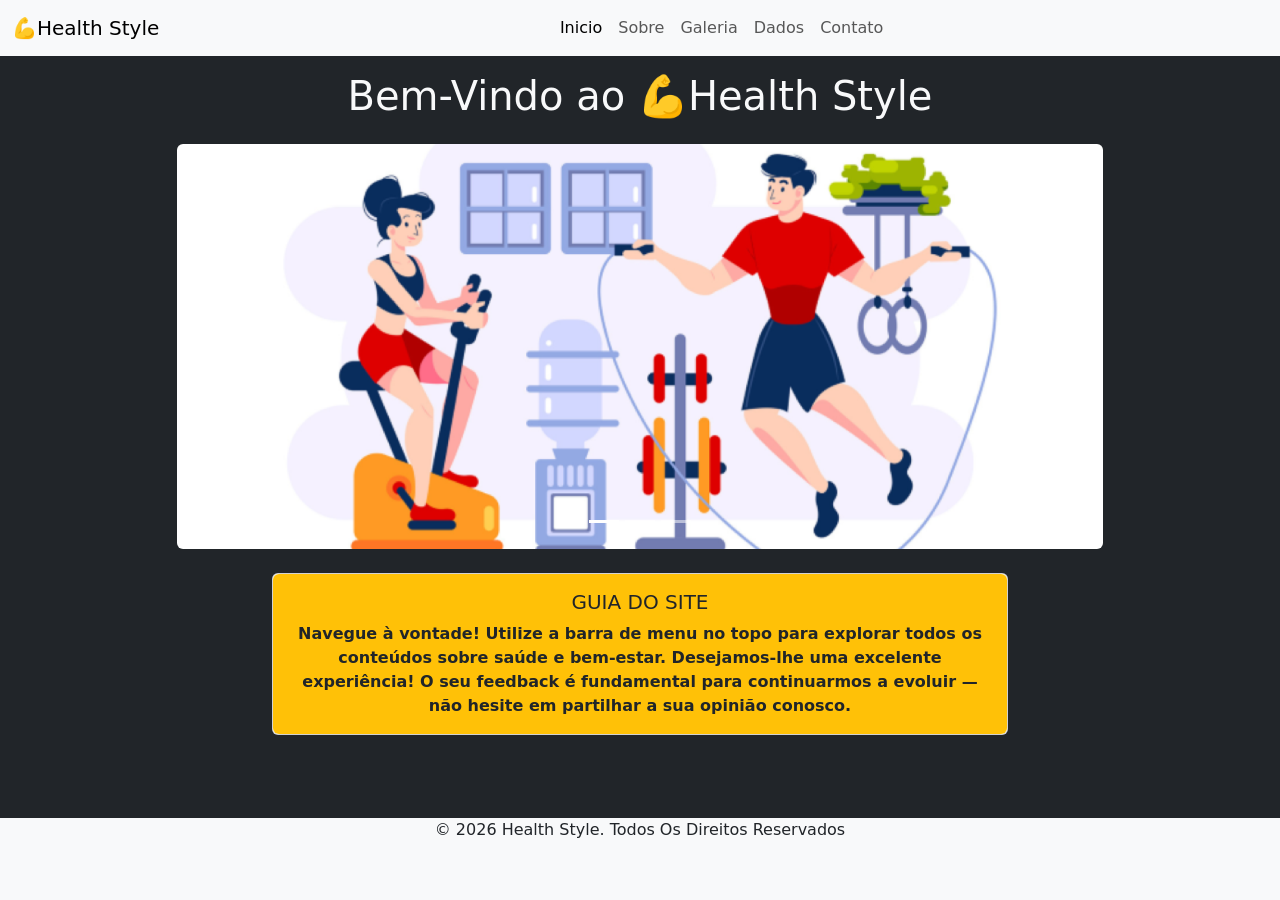
<file: index.html>
<!DOCTYPE html>
<html lang="pt-BR">

<head>
  <meta charset="UTF-8">
  <meta name="viewport" content="width=device-width, initial-scale=1.0">
  <title>Health Style</title>
  <link rel="shortcut icon" href="image/icon.jfif" type="image/x-icon">
  <link href="https://cdn.jsdelivr.net/npm/bootstrap@5.2.3/dist/css/bootstrap.min.css" rel="stylesheet"
    integrity="sha384-rbsA2VBKQhggwzxH7pPCaAqO46MgnOM80zW1RWuH61DGLwZJEdK2Kadq2F9CUG65" crossorigin="anonymous">
  <link rel="stylesheet" href="css/style.css">
</head>

<body class="bg-dark d-flex flex-column min-vh-100">

  <nav class="navbar navbar-expand-lg bg-light">
    <div class="container-fluid">
      <a class="navbar-brand" href="index.html">💪Health Style</a>
      <button class="navbar-toggler" type="button" data-bs-toggle="collapse" data-bs-target="#navbarNavAltMarkup"
        aria-controls="navbarNavAltMarkup" aria-expanded="false" aria-label="Toggle navigation">
        <span class="navbar-toggler-icon"></span>
      </button>
      <div class="collapse navbar-collapse justify-content-center" id="navbarNavAltMarkup">
        <div class="navbar-nav">
          <a class="nav-link active" aria-current="page" href="index.html">Inicio</a>
          <a class="nav-link" href="sobre.html">Sobre</a>
          <a class="nav-link" href="galeria.html">Galeria</a>
          <a class="nav-link" href="dados.html">Dados</a>
          <a class="nav-link" href="contato.html">Contato</a>
        </div>
      </div>
    </div>
  </nav>

  <header class="text-light text-center py-3 px-2">
    <h1>Bem-Vindo ao 💪Health Style</h1>
  </header>

  <main class="container flex-grow-1 pb-4">
    <div class="row justify-content-center g-4">

      <div class="col-12 col-lg-10">
        <div id="carouselExampleInterval" class="carousel slide" data-bs-ride="carousel">
          <div class="carousel-indicators">
            <button type="button" data-bs-target="#carouselExampleInterval" data-bs-slide-to="0" class="active"
              aria-current="true" aria-label="Slide 1"></button>
            <button type="button" data-bs-target="#carouselExampleInterval" data-bs-slide-to="1"
              aria-label="Slide 2"></button>
            <button type="button" data-bs-target="#carouselExampleInterval" data-bs-slide-to="2"
              aria-label="Slide 3"></button>
          </div>
          <div class="carousel-inner rounded">
            <div class="carousel-item active" data-bs-interval="3000">
              <img src="image/fit.png" class="d-block w-100 carousel-img" alt="fitness">
            </div>
            <div class="carousel-item" data-bs-interval="3000">
              <img src="image/sono.jpg" class="d-block w-100 carousel-img" alt="Sono">
            </div>
            <div class="carousel-item" data-bs-interval="3000">
              <img src="image/qualidade.jpg" class="d-block w-100 carousel-img" alt="Qualidade de vida">
            </div>
          </div>
          <button class="carousel-control-prev" type="button" data-bs-target="#carouselExampleInterval"
            data-bs-slide="prev">
            <span class="carousel-control-prev-icon" aria-hidden="true"></span>
            <span class="visually-hidden">Anterior</span>
          </button>
          <button class="carousel-control-next" type="button" data-bs-target="#carouselExampleInterval"
            data-bs-slide="next">
            <span class="carousel-control-next-icon" aria-hidden="true"></span>
            <span class="visually-hidden">Próximo</span>
          </button>
        </div>
      </div>

      <div class="col-12 col-md-10 col-lg-8">
        <div class="card">
          <div class="card-body bg-warning rounded">
            <h5 class="card-title text-center">GUIA DO SITE</h5>
            <p class="card-text text-center"><strong>Navegue à vontade! Utilize a barra de menu no topo
                para explorar todos os conteúdos sobre saúde e bem-estar. Desejamos-lhe uma excelente experiência! O seu
                feedback é fundamental para continuarmos a evoluir — não hesite em partilhar a sua opinião
                conosco.</strong></p>
          </div>
        </div>
      </div>

    </div>
  </main>

  <footer class="card-body bg-light w-100">
    <p class="card-text text-center mb-0">&copy; 2026 Health Style. Todos Os Direitos Reservados</p>
  </footer>

  <script src="https://cdn.jsdelivr.net/npm/bootstrap@5.2.3/dist/js/bootstrap.bundle.min.js"
    integrity="sha384-kenU1KFdBIe4zVF0s0G1M5b4hcpxyD9F7jL+jjXkk+Q2h455rYXK/7HAuoJl+0I4"
    crossorigin="anonymous"></script>

</body>

</html>
</file>
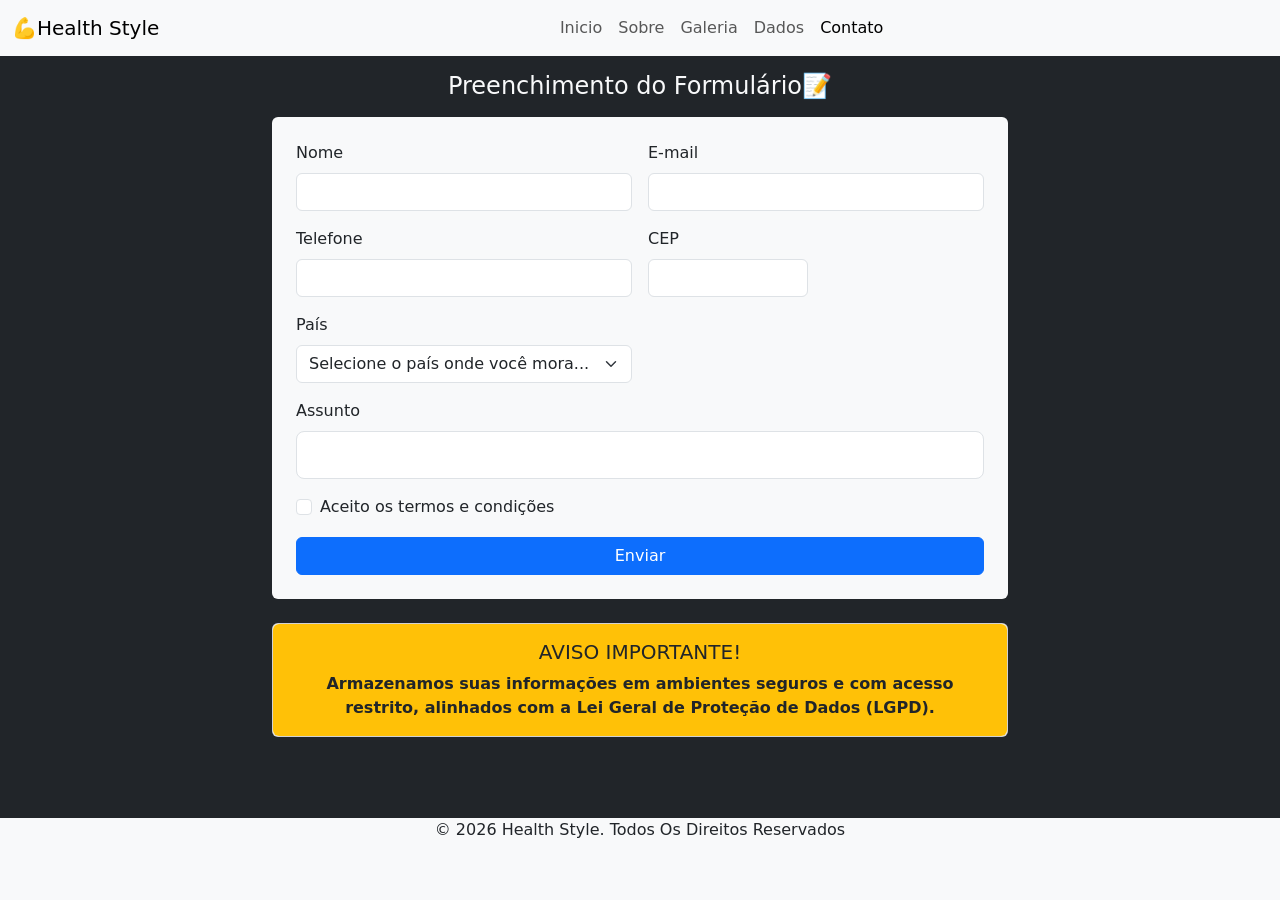
<file: contato.html>
<!doctype html>
<html lang="pt-BR">

<head>
  <meta charset="utf-8">
  <meta name="viewport" content="width=device-width, initial-scale=1">
  <link rel="shortcut icon" href="image/icon.jfif" type="image/x-icon">
  <title>Health Style - Contato</title>
  <link href="https://cdn.jsdelivr.net/npm/bootstrap@5.2.3/dist/css/bootstrap.min.css" rel="stylesheet"
    integrity="sha384-rbsA2VBKQhggwzxH7pPCaAqO46MgnOM80zW1RWuH61DGLwZJEdK2Kadq2F9CUG65" crossorigin="anonymous">
  <link rel="stylesheet" href="css/style.css">
</head>

<body class="bg-dark d-flex flex-column min-vh-100">
  <nav class="navbar navbar-expand-lg bg-light">
    <div class="container-fluid">
      <a class="navbar-brand" href="index.html">💪Health Style</a>
      <button class="navbar-toggler" type="button" data-bs-toggle="collapse" data-bs-target="#navbarNavAltMarkup"
        aria-controls="navbarNavAltMarkup" aria-expanded="false" aria-label="Toggle navigation">
        <span class="navbar-toggler-icon"></span>
      </button>
      <div class="collapse navbar-collapse justify-content-center" id="navbarNavAltMarkup">
        <div class="navbar-nav">
          <a class="nav-link" href="index.html">Inicio</a>
          <a class="nav-link" href="sobre.html">Sobre</a>
          <a class="nav-link" href="galeria.html">Galeria</a>
          <a class="nav-link" href="dados.html">Dados</a>
          <a class="nav-link active" aria-current="page" href="contato.html">Contato</a>
        </div>
      </div>
    </div>
  </nav>

  <h4 class="text-center text-light py-3 mb-0">Preenchimento do Formulário📝</h4>

  <main class="container flex-grow-1 pb-4">
    <div class="row justify-content-center">
      <div class="col-12 col-md-10 col-lg-8">
        <div class="bg-light rounded p-3 p-md-4">
          <form class="row g-3">
            <div class="col-12 col-md-6">
              <label for="nome" class="form-label">Nome</label>
              <input type="text" class="form-control" id="nome" required>
            </div>
            <div class="col-12 col-md-6">
              <label for="email" class="form-label">E-mail</label>
              <input type="email" class="form-control" id="email" required>
            </div>
            <div class="col-12 col-md-6">
              <label for="telefone" class="form-label">Telefone</label>
              <input type="tel" class="form-control" id="telefone" required>
            </div>
            <div class="col-6 col-md-3">
              <label for="cep" class="form-label">CEP</label>
              <input type="text" class="form-control" id="cep" required>
            </div>
            <div class="col-12 col-md-6">
              <label for="pais" class="form-label">País</label>
              <select class="form-select" id="pais" required>
                <option selected disabled value="">Selecione o país onde você mora...</option>
                <option>Brasil</option>
                <option>Inglaterra</option>
                <option>Canadá</option>
                <option>Estados Unidos</option>
                <option>França</option>
                <option>Paises Baixos</option>
                <option>Argentina</option>
              </select>
            </div>
            <div class="col-12">
              <label for="assunto" class="form-label">Assunto</label>
              <input type="text" class="form-control form-control-lg" id="assunto" required>
            </div>
            <div class="col-12">
              <div class="form-check">
                <input class="form-check-input" type="checkbox" value="" id="termos" required>
                <label class="form-check-label" for="termos">
                  Aceito os termos e condições
                </label>
              </div>
            </div>
            <div class="col-12">
              <button class="btn btn-primary w-100 w-md-auto" type="submit">Enviar</button>
            </div>
          </form>
        </div>
      </div>
    </div>

    <div class="row justify-content-center mt-4">
      <div class="col-12 col-md-10 col-lg-8">
        <div class="card" id="aviso">
          <div class="card-body bg-warning rounded">
            <h5 class="card-title text-center">AVISO IMPORTANTE!</h5>
            <p class="card-text text-center"><strong>Armazenamos suas informações em ambientes seguros e com acesso
                restrito, alinhados com a Lei Geral de Proteção de Dados (LGPD).</strong></p>
          </div>
        </div>
      </div>
    </div>
  </main>

  <footer class="card-body bg-light w-100" id="foot1">
    <p class="card-text text-center mb-0">&copy; 2026 Health Style. Todos Os Direitos Reservados</p>
  </footer>

  <script src="https://cdn.jsdelivr.net/npm/bootstrap@5.2.3/dist/js/bootstrap.bundle.min.js"
    integrity="sha384-kenU1KFdBIe4zVF0s0G1M5b4hcpxyD9F7jL+jjXkk+Q2h455rYXK/7HAuoJl+0I4"
    crossorigin="anonymous"></script>
</body>

</html>
</file>
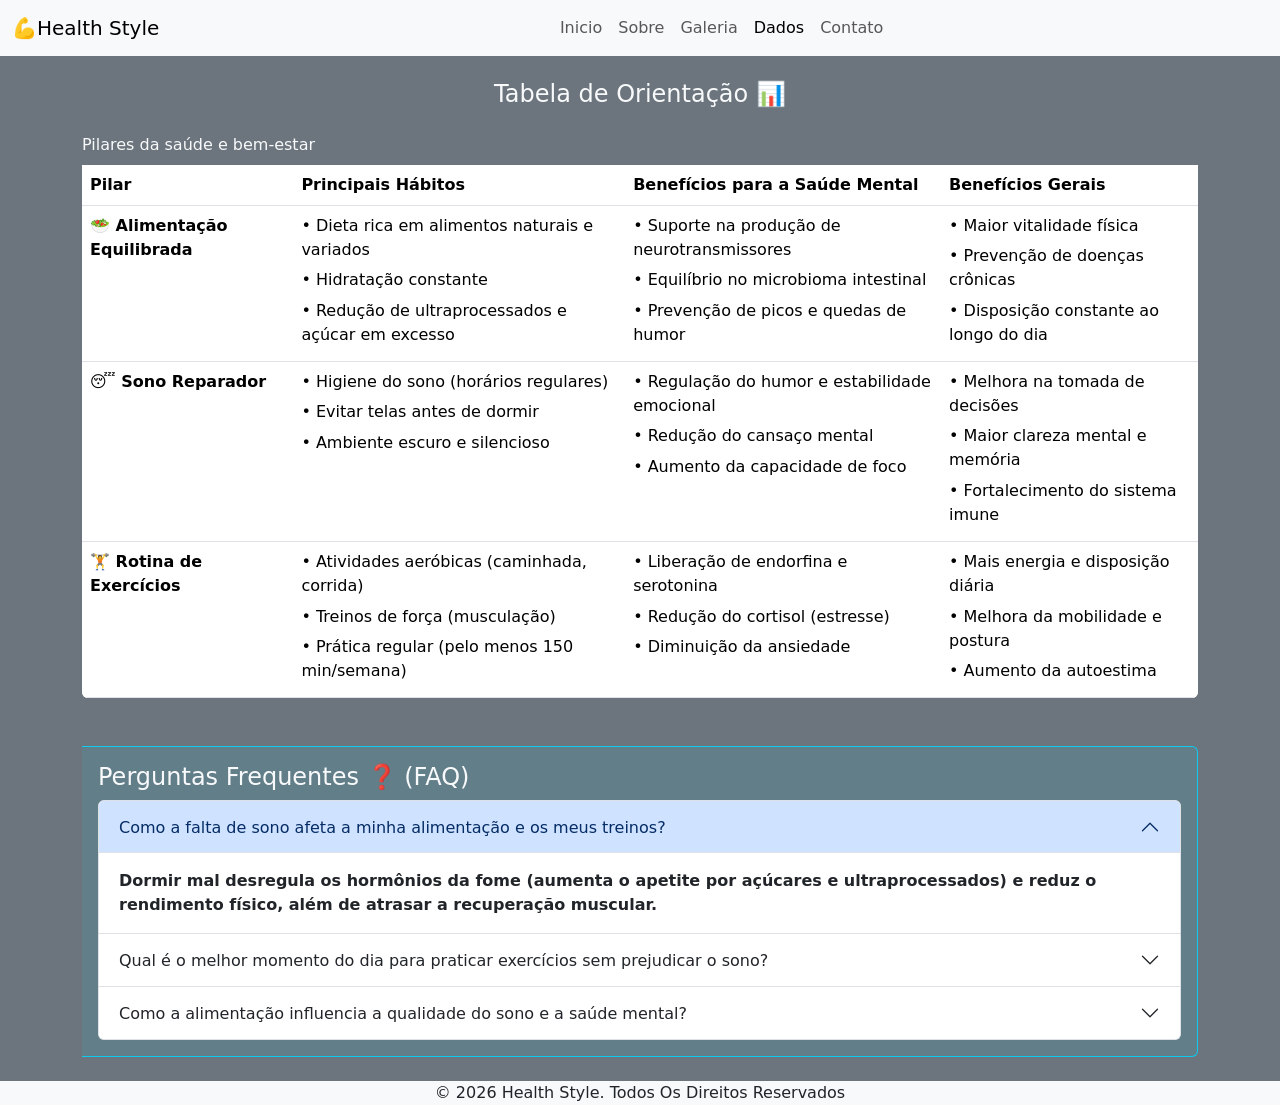
<file: dados.html>
<!doctype html>
<html lang="pt-BR">

<head>
  <meta charset="utf-8">
  <meta name="viewport" content="width=device-width, initial-scale=1">
  <title>Health Style - Dados</title>
  <link rel="shortcut icon" href="image/icon.jfif" type="image/x-icon">
  <link href="https://cdn.jsdelivr.net/npm/bootstrap@5.2.3/dist/css/bootstrap.min.css" rel="stylesheet"
    integrity="sha384-rbsA2VBKQhggwzxH7pPCaAqO46MgnOM80zW1RWuH61DGLwZJEdK2Kadq2F9CUG65" crossorigin="anonymous">
  <link rel="stylesheet" href="css/style.css">
</head>

<body class="bg-secondary d-flex flex-column min-vh-100">
  <nav class="navbar navbar-expand-lg bg-light">
    <div class="container-fluid">
      <a class="navbar-brand" href="index.html">💪Health Style</a>
      <button class="navbar-toggler" type="button" data-bs-toggle="collapse" data-bs-target="#navbarNavAltMarkup"
        aria-controls="navbarNavAltMarkup" aria-expanded="false" aria-label="Toggle navigation">
        <span class="navbar-toggler-icon"></span>
      </button>
      <div class="collapse navbar-collapse justify-content-center" id="navbarNavAltMarkup">
        <div class="navbar-nav">
          <a class="nav-link" href="index.html">Inicio</a>
          <a class="nav-link" href="sobre.html">Sobre</a>
          <a class="nav-link" href="galeria.html">Galeria</a>
          <a class="nav-link active" aria-current="page" href="dados.html">Dados</a>
          <a class="nav-link" href="contato.html">Contato</a>
        </div>
      </div>
    </div>
  </nav>

  <main class="container-fluid container-lg flex-grow-1 py-4">
    <h4 class="text-light text-center mb-3">Tabela de Orientação 📊</h4>

    <div class="table-responsive rounded">
      <table class="table caption-top bg-light bg-gradient mb-0" id="table">
        <caption class="text-light">Pilares da saúde e bem-estar</caption>
        <thead>
          <tr>
            <th scope="col">Pilar</th>
            <th scope="col">Principais Hábitos</th>
            <th scope="col">Benefícios para a Saúde Mental</th>
            <th scope="col">Benefícios Gerais</th>
          </tr>
        </thead>
        <tbody>
          <tr>
            <th scope="row">🥗 Alimentação Equilibrada</th>
            <td>
              <p>• Dieta rica em alimentos naturais e variados</p>
              <p>• Hidratação constante</p>
              <p>• Redução de ultraprocessados e açúcar em excesso</p>
            </td>
            <td>
              <p>• Suporte na produção de neurotransmissores</p>
              <p>• Equilíbrio no microbioma intestinal</p>
              <p>• Prevenção de picos e quedas de humor</p>
            </td>
            <td>
              <p>• Maior vitalidade física</p>
              <p>• Prevenção de doenças crônicas</p>
              <p>• Disposição constante ao longo do dia</p>
            </td>
          </tr>
          <tr>
            <th scope="row">😴 Sono Reparador</th>
            <td>
              <p>• Higiene do sono (horários regulares)</p>
              <p>• Evitar telas antes de dormir</p>
              <p>• Ambiente escuro e silencioso</p>
            </td>
            <td>
              <p>• Regulação do humor e estabilidade emocional</p>
              <p>• Redução do cansaço mental</p>
              <p>• Aumento da capacidade de foco</p>
            </td>
            <td>
              <p>• Melhora na tomada de decisões</p>
              <p>• Maior clareza mental e memória</p>
              <p>• Fortalecimento do sistema imune</p>
            </td>
          </tr>
          <tr>
            <th scope="row">🏋️ Rotina de Exercícios</th>
            <td>
              <p>• Atividades aeróbicas (caminhada, corrida)</p>
              <p>• Treinos de força (musculação)</p>
              <p>• Prática regular (pelo menos 150 min/semana)</p>
            </td>
            <td>
              <p>• Liberação de endorfina e serotonina</p>
              <p>• Redução do cortisol (estresse)</p>
              <p>• Diminuição da ansiedade</p>
            </td>
            <td>
              <p>• Mais energia e disposição diária</p>
              <p>• Melhora da mobilidade e postura</p>
              <p>• Aumento da autoestima</p>
            </td>
          </tr>
        </tbody>
      </table>
    </div>

    <div class="p-3 mt-5 bg-info bg-opacity-10 border border-info border-start-0 rounded-end">
      <h4 id="pergunta" class="text-light">Perguntas Frequentes ❓ (FAQ)</h4>
      <div class="accordion" id="accordionExample">
        <div class="accordion-item">
          <h2 class="accordion-header" id="headingOne">
            <button class="accordion-button" type="button" data-bs-toggle="collapse" data-bs-target="#collapseOne"
              aria-expanded="true" aria-controls="collapseOne">
              Como a falta de sono afeta a minha alimentação e os meus treinos?
            </button>
          </h2>
          <div id="collapseOne" class="accordion-collapse collapse show" aria-labelledby="headingOne"
            data-bs-parent="#accordionExample">
            <div class="accordion-body">
              <strong>Dormir mal desregula os hormônios da fome (aumenta o apetite por açúcares e ultraprocessados) e
                reduz o rendimento físico, além de atrasar a recuperação muscular.</strong>
            </div>
          </div>
        </div>
        <div class="accordion-item">
          <h2 class="accordion-header" id="headingTwo">
            <button class="accordion-button collapsed" type="button" data-bs-toggle="collapse"
              data-bs-target="#collapseTwo" aria-expanded="false" aria-controls="collapseTwo">
              Qual é o melhor momento do dia para praticar exercícios sem prejudicar o sono?
            </button>
          </h2>
          <div id="collapseTwo" class="accordion-collapse collapse" aria-labelledby="headingTwo"
            data-bs-parent="#accordionExample">
            <div class="accordion-body">
              <strong>Atividades moderadas a intensas são ideais pela manhã ou à tarde. Evite treinos muito pesados até
                2 horas antes de deitar, pois a elevação da adrenalina e da temperatura corporal pode dificultar o
                adormecer.</strong>
            </div>
          </div>
        </div>
        <div class="accordion-item">
          <h2 class="accordion-header" id="headingThree">
            <button class="accordion-button collapsed" type="button" data-bs-toggle="collapse"
              data-bs-target="#collapseThree" aria-expanded="false" aria-controls="collapseThree">
              Como a alimentação influencia a qualidade do sono e a saúde mental?
            </button>
          </h2>
          <div id="collapseThree" class="accordion-collapse collapse" aria-labelledby="headingThree"
            data-bs-parent="#accordionExample">
            <div class="accordion-body">
              <strong>Refeições muito pesadas ou ricas em açúcares à noite atrapalham a digestão e o sono profundo. Como
                a maior parte da serotonina é produzida no intestino, comer bem melhora a qualidade do descanso e a
                regulação do humor.</strong>
            </div>
          </div>
        </div>
      </div>
    </div>
  </main>

  <footer class="card-body bg-light w-100" id="foot1">
    <p class="card-text text-center mb-0">&copy; 2026 Health Style. Todos Os Direitos Reservados</p>
  </footer>

  <script src="https://cdn.jsdelivr.net/npm/bootstrap@5.2.3/dist/js/bootstrap.bundle.min.js"
    integrity="sha384-kenU1KFdBIe4zVF0s0G1M5b4hcpxyD9F7jL+jjXkk+Q2h455rYXK/7HAuoJl+0I4"
    crossorigin="anonymous"></script>
</body>

</html>
</file>
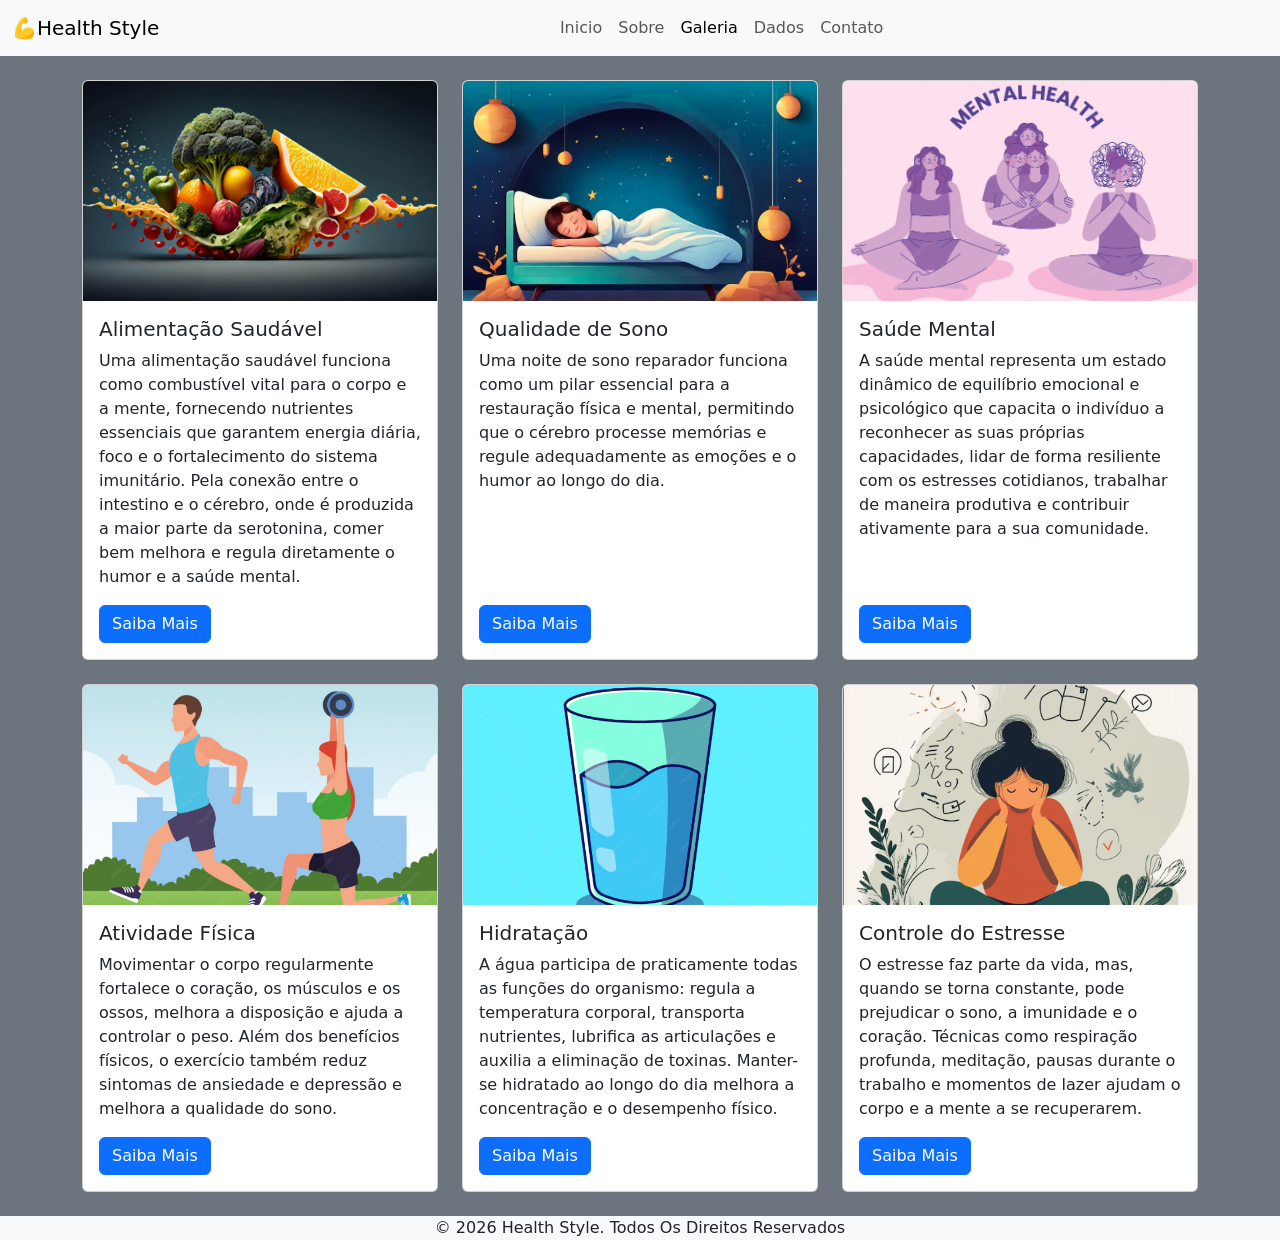
<file: galeria.html>
<!doctype html>
<html lang="pt-BR">

<head>
  <meta charset="utf-8">
  <meta name="viewport" content="width=device-width, initial-scale=1">
  <title>Health Style - Galeria</title>
  <link rel="shortcut icon" href="image/icon.jfif" type="image/x-icon">
  <link href="https://cdn.jsdelivr.net/npm/bootstrap@5.2.3/dist/css/bootstrap.min.css" rel="stylesheet"
    integrity="sha384-rbsA2VBKQhggwzxH7pPCaAqO46MgnOM80zW1RWuH61DGLwZJEdK2Kadq2F9CUG65" crossorigin="anonymous">
  <link rel="stylesheet" href="css/style.css">
</head>

<body class="bg-secondary d-flex flex-column min-vh-100">
  <nav class="navbar navbar-expand-lg bg-light">
    <div class="container-fluid">
      <a class="navbar-brand" href="index.html">💪Health Style</a>
      <button class="navbar-toggler" type="button" data-bs-toggle="collapse" data-bs-target="#navbarNavAltMarkup"
        aria-controls="navbarNavAltMarkup" aria-expanded="false" aria-label="Toggle navigation">
        <span class="navbar-toggler-icon"></span>
      </button>
      <div class="collapse navbar-collapse justify-content-center" id="navbarNavAltMarkup">
        <div class="navbar-nav">
          <a class="nav-link" href="index.html">Inicio</a>
          <a class="nav-link" href="sobre.html">Sobre</a>
          <a class="nav-link active" aria-current="page" href="galeria.html">Galeria</a>
          <a class="nav-link" href="dados.html">Dados</a>
          <a class="nav-link" href="contato.html">Contato</a>
        </div>
      </div>
    </div>
  </nav>

  <main class="container flex-grow-1 py-4">

    <div class="row row-cols-1 row-cols-sm-2 row-cols-lg-3 g-4">

      <!-- Card 1: Alimentação -->
      <div class="col">
        <div class="card h-100">
          <img src="image/frutas.jpeg" class="card-img-top gallery-img" alt="Frutas">
          <div class="card-body d-flex flex-column">
            <h5 class="card-title">Alimentação Saudável</h5>
            <p class="card-text">Uma alimentação saudável funciona como combustível vital para o corpo e a
              mente, fornecendo nutrientes essenciais que garantem energia diária, foco e o
              fortalecimento do sistema imunitário. Pela conexão entre o intestino e o cérebro, onde é
              produzida a maior parte da serotonina, comer bem melhora e regula diretamente o humor e a
              saúde mental.</p>
            <button type="button" class="btn btn-primary mt-auto align-self-start" data-bs-toggle="modal"
              data-bs-target="#modalAlimentacao">Saiba Mais</button>
          </div>
        </div>
      </div>

      <!-- Card 2: Sono -->
      <div class="col">
        <div class="card h-100">
          <img src="image/sono1.png" class="card-img-top gallery-img" alt="Qualidade de sono">
          <div class="card-body d-flex flex-column">
            <h5 class="card-title">Qualidade de Sono</h5>
            <p class="card-text">Uma noite de sono reparador funciona como um pilar essencial para a
              restauração física e mental, permitindo que o cérebro processe memórias e regule
              adequadamente as emoções e o humor ao longo do dia.</p>
            <button type="button" class="btn btn-primary mt-auto align-self-start" data-bs-toggle="modal"
              data-bs-target="#modalSono">Saiba Mais</button>
          </div>
        </div>
      </div>

      <!-- Card 3: Saúde Mental -->
      <div class="col">
        <div class="card h-100">
          <img src="image/mental.png" class="card-img-top gallery-img" alt="Saúde Mental" id="mental">
          <div class="card-body d-flex flex-column">
            <h5 class="card-title">Saúde Mental</h5>
            <p class="card-text">A saúde mental representa um estado dinâmico de equilíbrio emocional e
              psicológico que capacita o indivíduo a reconhecer as suas próprias capacidades, lidar de
              forma resiliente com os estresses cotidianos, trabalhar de maneira produtiva e contribuir
              ativamente para a sua comunidade.</p>
            <button type="button" class="btn btn-primary mt-auto align-self-start" data-bs-toggle="modal"
              data-bs-target="#modalMental">Saiba Mais</button>
          </div>
        </div>
      </div>

      <!-- Card 4: Atividade Física -->
      <div class="col">
        <div class="card h-100">
          <img src="image/treino.png" class="card-img-top gallery-img" alt="Pessoas praticando atividade física">
          <div class="card-body d-flex flex-column">
            <h5 class="card-title">Atividade Física</h5>
            <p class="card-text">Movimentar o corpo regularmente fortalece o coração, os músculos e os
              ossos, melhora a disposição e ajuda a controlar o peso. Além dos benefícios físicos, o
              exercício também reduz sintomas de ansiedade e depressão e melhora a qualidade do sono.</p>
            <button type="button" class="btn btn-primary mt-auto align-self-start" data-bs-toggle="modal"
              data-bs-target="#modalExercicio">Saiba Mais</button>
          </div>
        </div>
      </div>

      <!-- Card 5: Hidratação -->
      <div class="col">
        <div class="card h-100">
          <img src="image/copo.png" class="card-img-top gallery-img" alt="Copo com água">
          <div class="card-body d-flex flex-column">
            <h5 class="card-title">Hidratação</h5>
            <p class="card-text">A água participa de praticamente todas as funções do organismo: regula a
              temperatura corporal, transporta nutrientes, lubrifica as articulações e auxilia a
              eliminação de toxinas. Manter-se hidratado ao longo do dia melhora a concentração e o
              desempenho físico.</p>
            <button type="button" class="btn btn-primary mt-auto align-self-start" data-bs-toggle="modal"
              data-bs-target="#modalHidratacao">Saiba Mais</button>
          </div>
        </div>
      </div>

      <!-- Card 6: Estresse -->
      <div class="col">
        <div class="card h-100">
          <img src="image/estresse.png" class="card-img-top gallery-img" alt="Pessoa meditando">
          <div class="card-body d-flex flex-column">
            <h5 class="card-title">Controle do Estresse</h5>
            <p class="card-text">O estresse faz parte da vida, mas, quando se torna constante, pode
              prejudicar o sono, a imunidade e o coração. Técnicas como respiração profunda, meditação,
              pausas durante o trabalho e momentos de lazer ajudam o corpo e a mente a se recuperarem.</p>
            <button type="button" class="btn btn-primary mt-auto align-self-start" data-bs-toggle="modal"
              data-bs-target="#modalEstresse">Saiba Mais</button>
          </div>
        </div>
      </div>

    </div>
  </main>

  <!-- Modal 1: Alimentação -->
  <div class="modal fade" id="modalAlimentacao" tabindex="-1" aria-labelledby="modalAlimentacaoLabel"
    aria-hidden="true">
    <div class="modal-dialog modal-dialog-centered modal-dialog-scrollable">
      <div class="modal-content">
        <div class="modal-header">
          <h1 class="modal-title fs-5" id="modalAlimentacaoLabel">Alimentação Saudável</h1>
          <button type="button" class="btn-close" data-bs-dismiss="modal" aria-label="Fechar"></button>
        </div>
        <div class="modal-body">
          <p>Cerca de 90% da serotonina do corpo — o neurotransmissor essencial para a regulação do humor e
            do bem-estar — é produzida no trato gastrointestinal, o que torna a saúde da microbiota
            intestinal e a qualidade dos alimentos ingeridos fundamentais para o nosso equilíbrio
            emocional.</p>
        </div>
        <div class="modal-footer">
          <button type="button" class="btn btn-secondary" data-bs-dismiss="modal">Fechar</button>
        </div>
      </div>
    </div>
  </div>

  <!-- Modal 2: Sono -->
  <div class="modal fade" id="modalSono" tabindex="-1" aria-labelledby="modalSonoLabel" aria-hidden="true">
    <div class="modal-dialog modal-dialog-centered modal-dialog-scrollable">
      <div class="modal-content">
        <div class="modal-header">
          <h1 class="modal-title fs-5" id="modalSonoLabel">Qualidade de Sono</h1>
          <button type="button" class="btn-close" data-bs-dismiss="modal" aria-label="Fechar"></button>
        </div>
        <div class="modal-body">
          <p>Durante o sono profundo, o cérebro ativa um sistema de drenagem exclusivo chamado sistema
            glinfático, que funciona como uma verdadeira "faxina noturna" para eliminar resíduos tóxicos e
            metabólitos acumulados ao longo de todo o dia de atividade cerebral.</p>
        </div>
        <div class="modal-footer">
          <button type="button" class="btn btn-secondary" data-bs-dismiss="modal">Fechar</button>
        </div>
      </div>
    </div>
  </div>

  <!-- Modal 3: Saúde Mental -->
  <div class="modal fade" id="modalMental" data-bs-backdrop="static" data-bs-keyboard="false" tabindex="-1"
    aria-labelledby="modalMentalLabel" aria-hidden="true">
    <div class="modal-dialog modal-dialog-centered modal-dialog-scrollable">
      <div class="modal-content">
        <div class="modal-header">
          <h1 class="modal-title fs-5" id="modalMentalLabel">Saúde Mental</h1>
          <button type="button" class="btn-close" data-bs-dismiss="modal" aria-label="Fechar"></button>
        </div>
        <div class="modal-body">
          <p>O cérebro humano consome cerca de 20% de toda a energia e oxigênio do corpo, apesar de
            representar apenas 2% da nossa massa corporal, sendo que a sua saúde e resiliência emocional
            dependem diretamente de como essa enorme demanda energética é suprida e regulada no dia a dia.
          </p>
        </div>
        <div class="modal-footer">
          <button type="button" class="btn btn-secondary" data-bs-dismiss="modal">Fechar</button>
        </div>
      </div>
    </div>
  </div>

  <!-- Modal 4: Atividade Física -->
  <div class="modal fade" id="modalExercicio" tabindex="-1" aria-labelledby="modalExercicioLabel"
    aria-hidden="true">
    <div class="modal-dialog modal-dialog-centered modal-dialog-scrollable">
      <div class="modal-content">
        <div class="modal-header">
          <h1 class="modal-title fs-5" id="modalExercicioLabel">Atividade Física</h1>
          <button type="button" class="btn-close" data-bs-dismiss="modal" aria-label="Fechar"></button>
        </div>
        <div class="modal-body">
          <p>A Organização Mundial da Saúde recomenda que adultos pratiquem pelo menos 150 minutos de
            atividade física moderada por semana. Durante o exercício, o corpo libera endorfinas, que
            geram sensação de bem-estar e ajudam a reduzir a percepção de dor e o estresse.</p>
        </div>
        <div class="modal-footer">
          <button type="button" class="btn btn-secondary" data-bs-dismiss="modal">Fechar</button>
        </div>
      </div>
    </div>
  </div>

  <!-- Modal 5: Hidratação -->
  <div class="modal fade" id="modalHidratacao" tabindex="-1" aria-labelledby="modalHidratacaoLabel"
    aria-hidden="true">
    <div class="modal-dialog modal-dialog-centered modal-dialog-scrollable">
      <div class="modal-content">
        <div class="modal-header">
          <h1 class="modal-title fs-5" id="modalHidratacaoLabel">Hidratação</h1>
          <button type="button" class="btn-close" data-bs-dismiss="modal" aria-label="Fechar"></button>
        </div>
        <div class="modal-body">
          <p>Aproximadamente 60% do corpo de um adulto é composto por água. Mesmo uma desidratação leve pode
            causar cansaço, dor de cabeça e queda de concentração, por isso é importante beber água
            regularmente, e não apenas quando sentir sede.</p>
        </div>
        <div class="modal-footer">
          <button type="button" class="btn btn-secondary" data-bs-dismiss="modal">Fechar</button>
        </div>
      </div>
    </div>
  </div>

  <!-- Modal 6: Estresse -->
  <div class="modal fade" id="modalEstresse" tabindex="-1" aria-labelledby="modalEstresseLabel"
    aria-hidden="true">
    <div class="modal-dialog modal-dialog-centered modal-dialog-scrollable">
      <div class="modal-content">
        <div class="modal-header">
          <h1 class="modal-title fs-5" id="modalEstresseLabel">Controle do Estresse</h1>
          <button type="button" class="btn-close" data-bs-dismiss="modal" aria-label="Fechar"></button>
        </div>
        <div class="modal-body">
          <p>Em situações de estresse, o corpo libera hormônios como o cortisol e a adrenalina. Quando esse
            estado se prolonga, ele pode afetar o sono, a pressão arterial e o sistema imunológico. Uma
            técnica simples é a respiração diafragmática: inspirar lentamente pelo nariz, segurar por
            alguns segundos e soltar o ar devagar pela boca.</p>
        </div>
        <div class="modal-footer">
          <button type="button" class="btn btn-secondary" data-bs-dismiss="modal">Fechar</button>
        </div>
      </div>
    </div>
  </div>

  <footer class="card-body bg-light w-100">
    <p class="card-text text-center mb-0">&copy; 2026 Health Style. Todos Os Direitos Reservados</p>
  </footer>

  <script src="https://cdn.jsdelivr.net/npm/bootstrap@5.2.3/dist/js/bootstrap.bundle.min.js"
    integrity="sha384-kenU1KFdBIe4zVF0s0G1M5b4hcpxyD9F7jL+jjXkk+Q2h455rYXK/7HAuoJl+0I4"
    crossorigin="anonymous"></script>
</body>

</html>
</file>
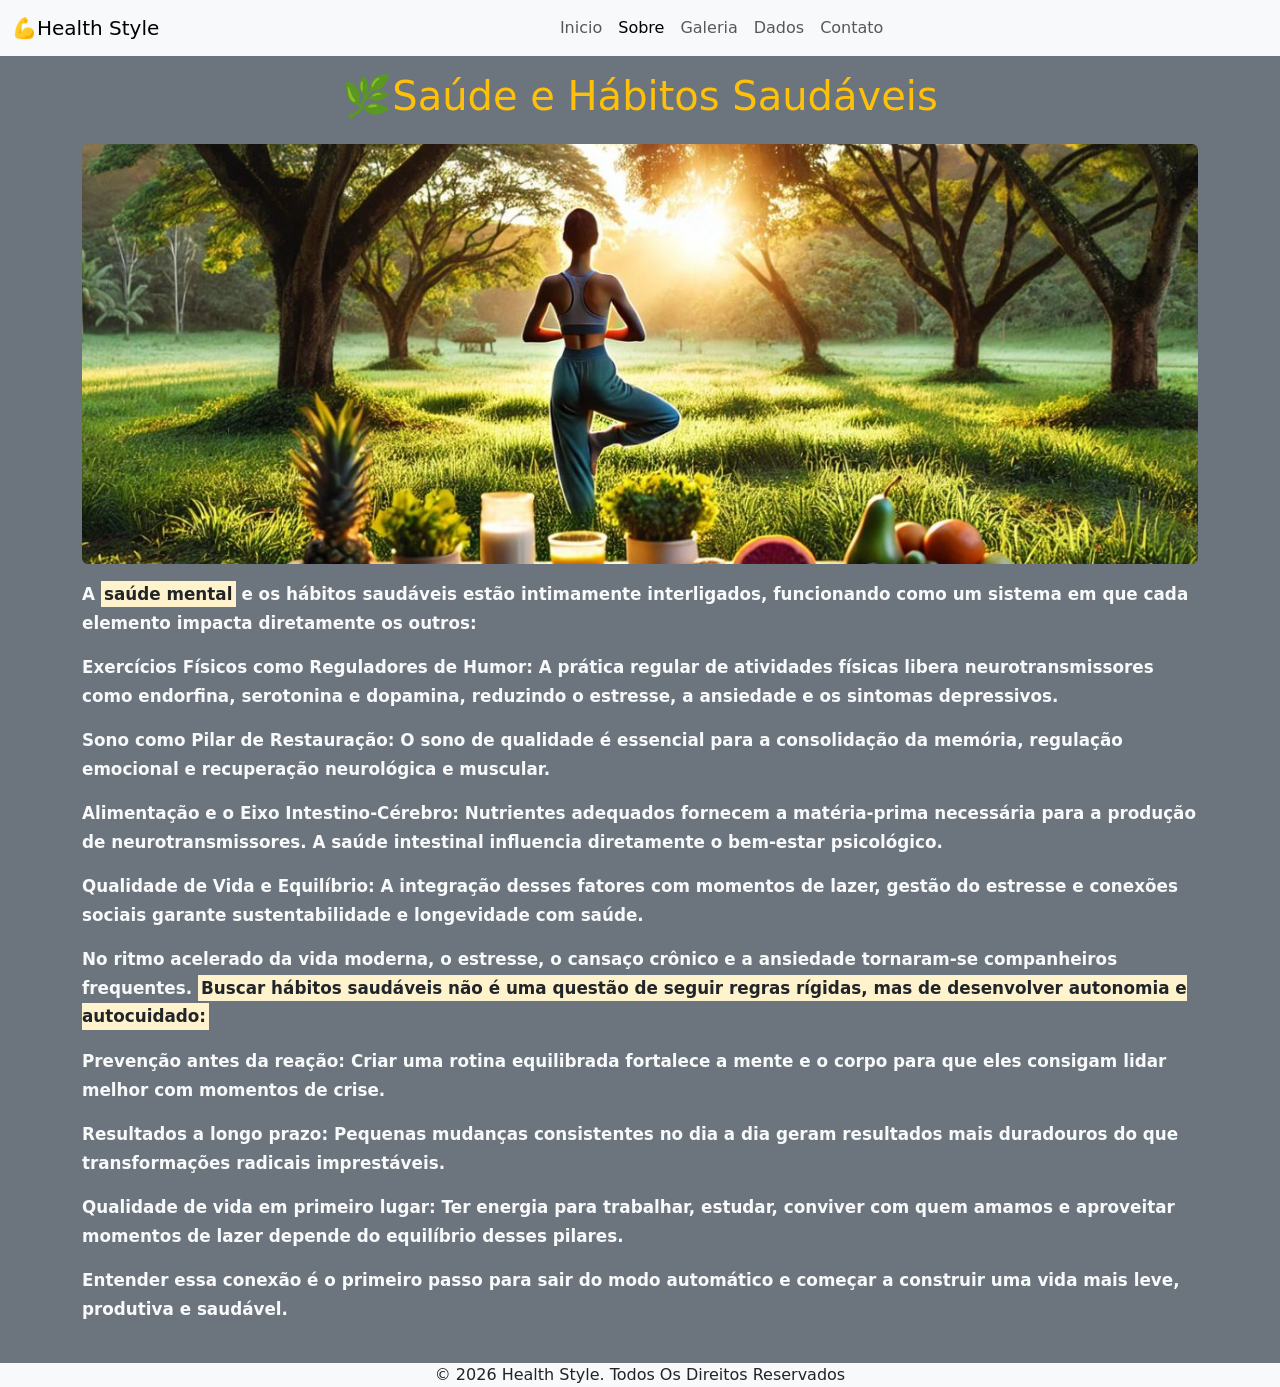
<file: sobre.html>
<!DOCTYPE html>
<html lang="pt-BR">

<head>
  <meta charset="UTF-8">
  <meta name="viewport" content="width=device-width, initial-scale=1.0">
  <title>Health Style - Sobre</title>
  <link rel="shortcut icon" href="image/icon.jfif" type="image/x-icon">
  <link href="https://cdn.jsdelivr.net/npm/bootstrap@5.2.3/dist/css/bootstrap.min.css" rel="stylesheet"
    integrity="sha384-rbsA2VBKQhggwzxH7pPCaAqO46MgnOM80zW1RWuH61DGLwZJEdK2Kadq2F9CUG65" crossorigin="anonymous">
  <link rel="stylesheet" href="css/style.css">
</head>

<body class="bg-secondary d-flex flex-column min-vh-100">

  <nav class="navbar navbar-expand-lg bg-light">
    <div class="container-fluid">
      <a class="navbar-brand" href="index.html">💪Health Style</a>
      <button class="navbar-toggler" type="button" data-bs-toggle="collapse" data-bs-target="#navbarNavAltMarkup"
        aria-controls="navbarNavAltMarkup" aria-expanded="false" aria-label="Toggle navigation">
        <span class="navbar-toggler-icon"></span>
      </button>
      <div class="collapse navbar-collapse justify-content-center" id="navbarNavAltMarkup">
        <div class="navbar-nav">
          <a class="nav-link" href="index.html">Inicio</a>
          <a class="nav-link active" aria-current="page" href="sobre.html">Sobre</a>
          <a class="nav-link" href="galeria.html">Galeria</a>
          <a class="nav-link" href="dados.html">Dados</a>
          <a class="nav-link" href="contato.html">Contato</a>
        </div>
      </div>
    </div>
  </nav>

  <header class="text-center text-warning py-3 px-2">
    <h1>🌿Saúde e Hábitos Saudáveis</h1>
  </header>

  <main class="container flex-grow-1 pb-4">
    <div class="clearfix text-light texto-sobre">
      <img src="image/natural.jpg"
        class="img-fluid rounded w-100 col-md-6 float-md-end mb-3 ms-md-3 sobre-img"
        alt="Alimentos naturais e hábitos saudáveis">
      <strong>
        <p>
          A <mark>saúde mental</mark> e os hábitos saudáveis estão intimamente interligados, funcionando como um
          sistema em que cada elemento impacta diretamente os outros:
        </p>
        <p>Exercícios Físicos como Reguladores de Humor: A prática regular de atividades físicas libera
          neurotransmissores como endorfina, serotonina e dopamina, reduzindo o estresse, a ansiedade e os
          sintomas depressivos.</p>

        <p>Sono como Pilar de Restauração: O sono de qualidade é essencial para a consolidação da memória, regulação
          emocional e recuperação neurológica e muscular.</p>

        <p>Alimentação e o Eixo Intestino-Cérebro: Nutrientes adequados fornecem a matéria-prima necessária para a
          produção de neurotransmissores. A saúde intestinal influencia diretamente o bem-estar psicológico.</p>

        <p>Qualidade de Vida e Equilíbrio: A integração desses fatores com momentos de lazer, gestão do estresse e
          conexões sociais garante sustentabilidade e longevidade com saúde.</p>

        <p>No ritmo acelerado da vida moderna, o estresse, o cansaço crônico e a ansiedade tornaram-se companheiros
          frequentes. <mark>Buscar hábitos saudáveis não é uma questão de seguir regras rígidas, mas de
            desenvolver autonomia e autocuidado:</mark></p>

        <p>Prevenção antes da reação: Criar uma rotina equilibrada fortalece a mente e o corpo para que eles
          consigam lidar melhor com momentos de crise.</p>

        <p>Resultados a longo prazo: Pequenas mudanças consistentes no dia a dia geram resultados mais duradouros
          do que transformações radicais imprestáveis.</p>

        <p>Qualidade de vida em primeiro lugar: Ter energia para trabalhar, estudar, conviver com quem amamos e
          aproveitar momentos de lazer depende do equilíbrio desses pilares.</p>

        <p>Entender essa conexão é o primeiro passo para sair do modo automático e começar a construir uma vida mais
          leve, produtiva e saudável.</p>
      </strong>
    </div>
  </main>

  <footer class="card-body bg-light w-100">
    <p class="card-text text-center mb-0">&copy; 2026 Health Style. Todos Os Direitos Reservados</p>
  </footer>

  <script src="https://cdn.jsdelivr.net/npm/bootstrap@5.2.3/dist/js/bootstrap.bundle.min.js"
    integrity="sha384-kenU1KFdBIe4zVF0s0G1M5b4hcpxyD9F7jL+jjXkk+Q2h455rYXK/7HAuoJl+0I4"
    crossorigin="anonymous"></script>

</body>

</html>
</file>
<file: css/style.css>
/* Ajustes pontuais — não altera a estrutura de grid do Bootstrap */

/* Carousel: imagens com altura controlada em qualquer tela */
.carousel-img {
  width: 100%;
  height: 45vh;
  max-height: 450px;
  object-fit: cover;
}

/* Galeria: imagens dos cards com altura padronizada */
.gallery-img {
  height: 220px;
  object-fit: cover;
}

/* Página Sobre: imagem com limite de altura */
.sobre-img {
  max-height: 420px;
  object-fit: cover;
}

.texto-sobre {
  font-size: 1.05rem;
  line-height: 1.7;
}

/* Tabela da página Dados */
#table th,
#table td {
  vertical-align: top;
}

#table p {
  margin-bottom: 0.4rem;
}

/* Rodapé */
footer {
  padding: 1rem 0;
}

/* Celulares */
@media (max-width: 576px) {
  .carousel-img {
    height: 30vh;
  }

  .gallery-img {
    height: 180px;
  }

  .texto-sobre {
    font-size: 0.95rem;
  }

  #table {
    font-size: 0.85rem;
  }

  h1 {
    font-size: 1.6rem;
  }
}
</file>
